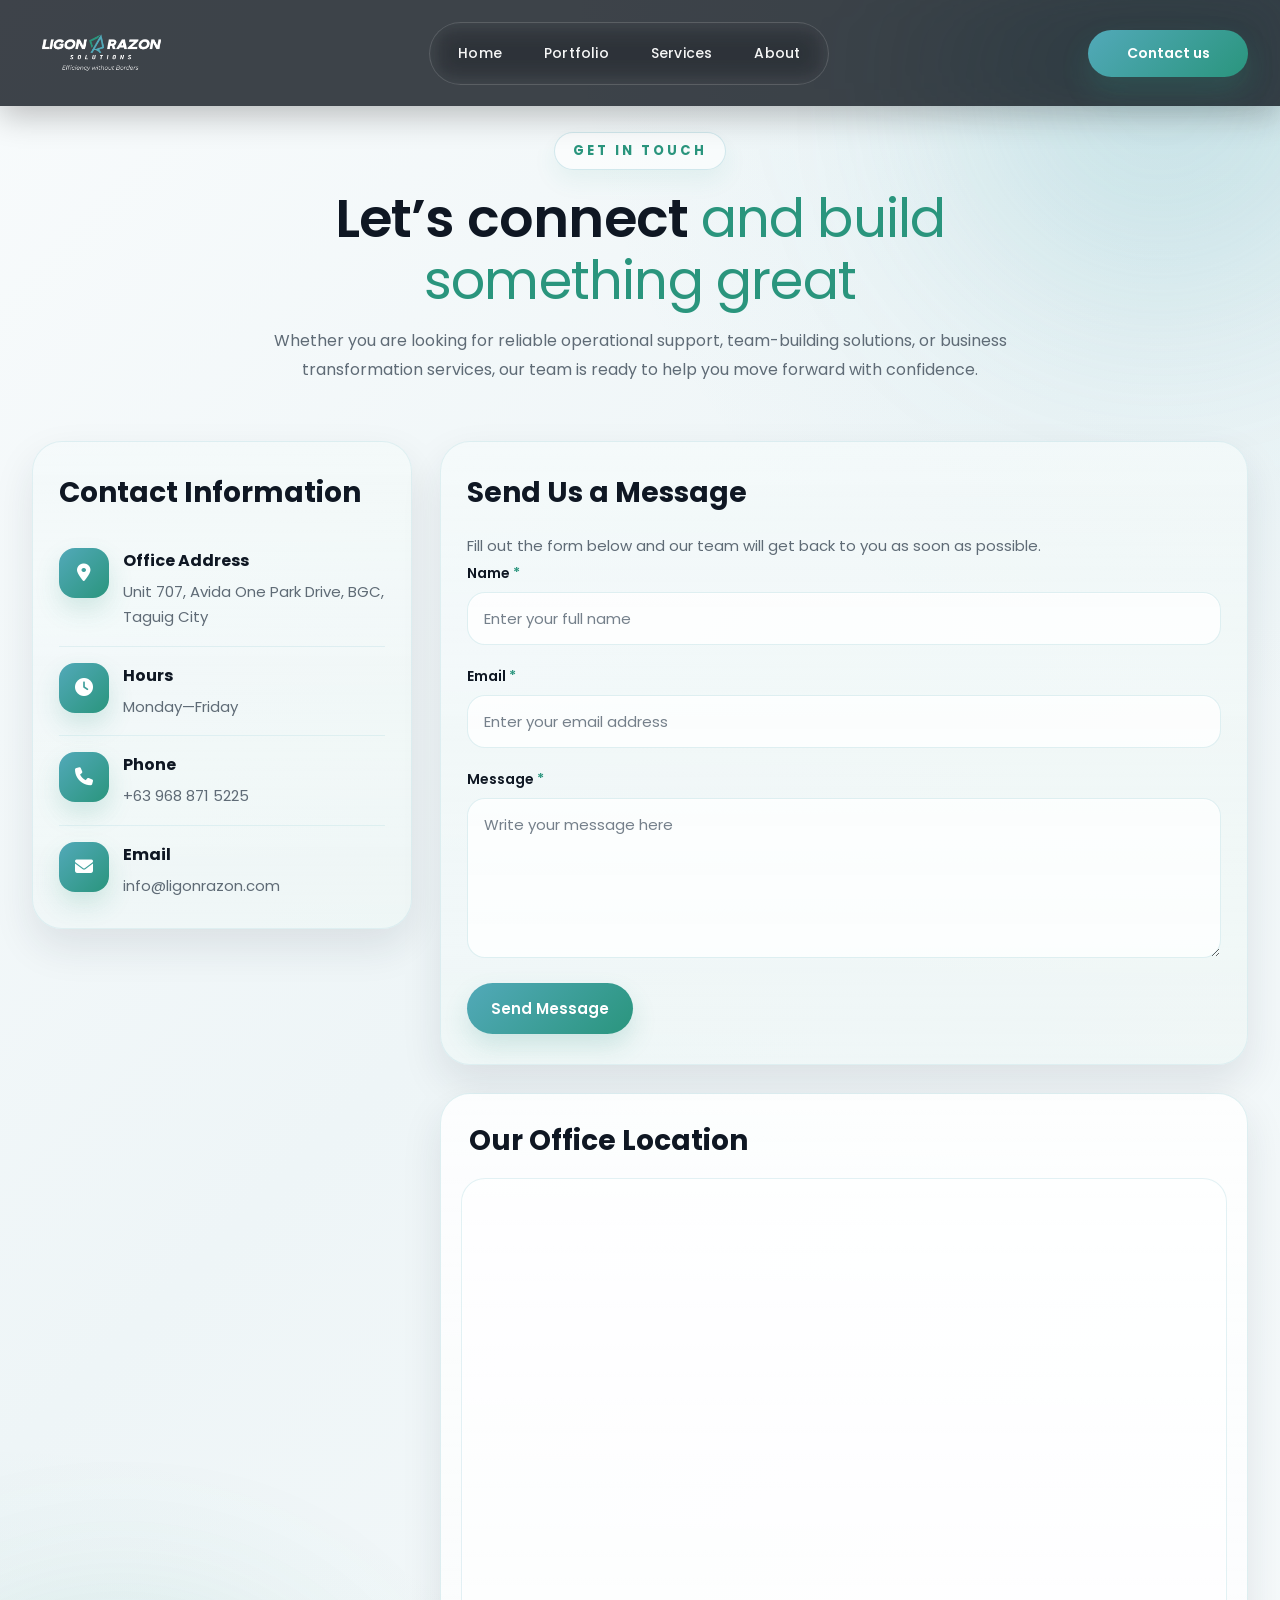
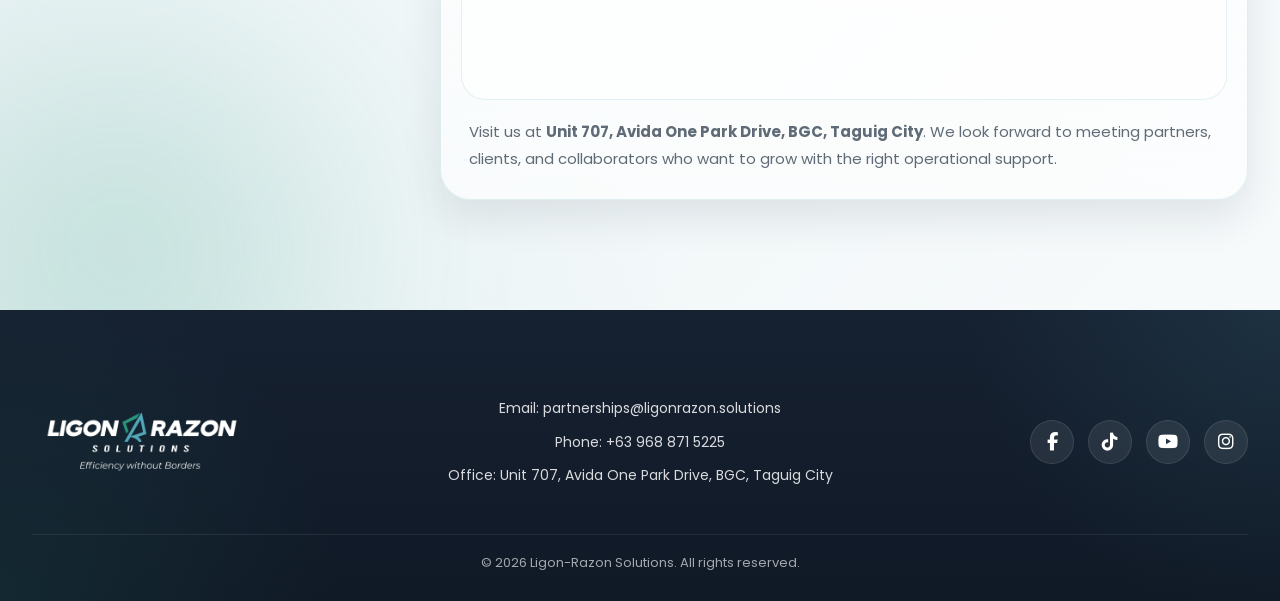
<file: contact.html>
<!DOCTYPE html>
<html lang="en">
<head>
<meta charset="UTF-8">
<meta name="viewport" content="width=device-width, initial-scale=1.0">
<title>Ligon-Razon Solutions – Contact</title>

<link rel="icon" type="image/png" href="images/favicon.png">
<link rel="shortcut icon" href="images/favicon.png" type="image/png">
<link rel="apple-touch-icon" href="images/favicon.png">

<link rel="preconnect" href="https://fonts.googleapis.com">
<link rel="preconnect" href="https://fonts.gstatic.com" crossorigin>
<link rel="stylesheet" href="style.css">
<link href="https://fonts.googleapis.com/css2?family=Poppins:wght@300;400;500;600;700&display=swap" rel="stylesheet">
<link rel="stylesheet" href="https://cdnjs.cloudflare.com/ajax/libs/font-awesome/6.4.0/css/all.min.css">
</head>
<body>

<header class="header inner-header" id="header">
  <div class="container">
    <nav class="navbar">
      <div class="logo">
        <img src="images/logo.png" alt="Ligon-Razon Solutions">
      </div>

      <div class="menu-toggle" id="menuToggle">☰</div>

      <div class="nav-container" id="navContainer">
        <ul class="nav-links">
          <li><a href="index.html">Home</a></li>
          <li><a href="portfolio.html">Portfolio</a></li>
          <li><a href="services.html">Services</a></li>
          <li><a href="about.html">About</a></li>
          <li class="mobile-contact-item">
            <a href="contact.html" class="mobile-contact-btn">Contact us</a>
          </li>
        </ul>
      </div>

      <a href="contact.html" class="contact-btn">Contact us</a>
    </nav>
  </div>
</header>

<div class="nav-overlay" id="navOverlay"></div>

<main class="page-shell">
  <section class="section-space">
    <div class="container">

      <div class="page-intro fade-up">
        <span class="eyebrow">get in touch</span>
        <h1>Let’s connect <span>and build something great</span></h1>
        <p>Whether you are looking for reliable operational support, team-building solutions, or business transformation services, our team is ready to help you move forward with confidence.</p>
      </div>

      <div class="contact-grid">
        <div class="contact-info-card glass-card fade-up">
          <h2>Contact Information</h2>

          <div class="info-item">
            <div class="info-icon"><i class="fas fa-location-dot"></i></div>
            <div class="info-text">
              <h3>Office Address</h3>
              <p>Unit 707, Avida One Park Drive, BGC, Taguig City</p>
            </div>
          </div>

          <div class="info-item">
            <div class="info-icon"><i class="fas fa-clock"></i></div>
            <div class="info-text">
              <h3>Hours</h3>
              <p>Monday—Friday</p>
            </div>
          </div>

          <div class="info-item">
            <div class="info-icon"><i class="fas fa-phone"></i></div>
            <div class="info-text">
              <h3>Phone</h3>
              <a href="tel:+639688715225">+63 968 871 5225</a>
            </div>
          </div>

          <div class="info-item">
            <div class="info-icon"><i class="fas fa-envelope"></i></div>
            <div class="info-text">
              <h3>Email</h3>
              <a href="mailto:info@ligonrazon.com">info@ligonrazon.com</a>
            </div>
          </div>
        </div>

        <div class="right-stack">
          <div class="contact-form-card glass-card fade-up">
            <h2>Send Us a Message</h2>
            <p>Fill out the form below and our team will get back to you as soon as possible.</p>

            <form
              class="contact-form"
              id="contactForm"
              name="contact"
              method="POST"
              data-netlify="true"
              netlify-honeypot="bot-field"
            >
              <input type="hidden" name="form-name" value="contact">

              <p style="display:none;">
                <label>Don’t fill this out if you're human: <input name="bot-field"></label>
              </p>

              <div class="form-group">
                <label for="name">Name <span class="required-mark">*</span></label>
                <input type="text" id="name" name="name" placeholder="Enter your full name" required>
              </div>

              <div class="form-group">
                <label for="email">Email <span class="required-mark">*</span></label>
                <input type="email" id="email" name="email" placeholder="Enter your email address" required>
              </div>

              <div class="form-group">
                <label for="message">Message <span class="required-mark">*</span></label>
                <textarea id="message" name="message" placeholder="Write your message here" required></textarea>
              </div>

              <button type="submit" class="submit-btn">Send Message</button>
            </form>

            <p id="formStatus" style="margin-top:14px; display:none; font-weight:500;"></p>
          </div>

          <div class="map-card glass-card fade-up">
            <h2>Our Office Location</h2>
            <div class="map-frame-wrap">
              <iframe src="https://www.google.com/maps/embed?pb=!1m18!1m12!1m3!1d965.4387839315124!2d121.05273014510381!3d14.555990482074249!2m3!1f0!2f0!3f0!3m2!1i1024!2i768!4f13.1!3m3!1m2!1s0x3397c8f45583e559%3A0x2628816a4731720b!2sOne%20Park%20Drive!5e0!3m2!1sen!2sph!4v1774950852880!5m2!1sen!2sph" allowfullscreen="" loading="lazy" referrerpolicy="no-referrer-when-downgrade"></iframe>
            </div>
            <div class="map-note">
              Visit us at <strong>Unit 707, Avida One Park Drive, BGC, Taguig City</strong>. We look forward to meeting partners, clients, and collaborators who want to grow with the right operational support.
            </div>
          </div>
        </div>
      </div>

    </div>
  </section>
</main>

<footer class="footer">
  <div class="container">
    <div class="footer-content">
      <div class="footer-logo">
        <img src="images/logo.png" alt="Ligon-Razon Solutions">
      </div>

      <div class="footer-contact">
        <p>Email: <a href="mailto:partnerships@ligonrazon.solutions">partnerships@ligonrazon.solutions</a></p>
        <p>Phone: <a href="tel:+639688715225">+63 968 871 5225</a></p>
        <p>Office: Unit 707, Avida One Park Drive, BGC, Taguig City</p>
      </div>

      <div class="footer-social">
        <a href="https://www.facebook.com/ligonrazon.solutions" target="_blank" aria-label="Facebook"><i class="fab fa-facebook-f"></i></a>
        <a href="https://www.tiktok.com/@ligonrazon.solutions?" target="_blank" aria-label="TikTok"><i class="fab fa-tiktok"></i></a>
        <a href="https://www.youtube.com/@TheVirtualBreakroom" target="_blank" aria-label="YouTube"><i class="fab fa-youtube"></i></a>
        <a href="https://www.instagram.com/ligonrazon.solutions" target="_blank" aria-label="Instagram"><i class="fab fa-instagram"></i></a>
      </div>
    </div>

    <p class="footer-copyright">© 2026 Ligon-Razon Solutions. All rights reserved.</p>
  </div>
</footer>

<!-- Hidden Netlify fallback form -->
<form name="contact" data-netlify="true" netlify-honeypot="bot-field" hidden>
  <input type="text" name="name">
  <input type="email" name="email">
  <textarea name="message"></textarea>
</form>

<script>
(function() {
  const toggle = document.getElementById("menuToggle");
  const nav = document.getElementById("navContainer");
  const overlay = document.getElementById("navOverlay");
  const form = document.getElementById("contactForm");
  const formStatus = document.getElementById("formStatus");

  function closeMenu() {
    nav.classList.remove("show");
    overlay.classList.remove("show");
    document.body.style.overflow = "";
  }

  function openMenu() {
    nav.classList.add("show");
    overlay.classList.add("show");
    document.body.style.overflow = "hidden";
  }

  toggle.onclick = () => {
    if (nav.classList.contains("show")) {
      closeMenu();
    } else {
      openMenu();
    }
  };

  overlay.onclick = closeMenu;

  document.querySelectorAll(".nav-links a").forEach(link => {
    link.addEventListener("click", closeMenu);
  });

  const faders = document.querySelectorAll(".fade-up");
  const observer = new IntersectionObserver(entries => {
    entries.forEach(entry => {
      if (entry.isIntersecting) {
        entry.target.classList.add("appear");
      }
    });
  }, { threshold: 0.15 });

  faders.forEach(el => observer.observe(el));

  function encode(data) {
    return Object.keys(data)
      .map(key => encodeURIComponent(key) + "=" + encodeURIComponent(data[key]))
      .join("&");
  }

  form.addEventListener("submit", function(e) {
    e.preventDefault();

    const submitBtn = form.querySelector(".submit-btn");
    submitBtn.disabled = true;
    submitBtn.textContent = "Sending...";

    const formData = new FormData(form);
    const plainData = {};
    formData.forEach((value, key) => {
      plainData[key] = value;
    });

    fetch("/", {
      method: "POST",
      headers: { "Content-Type": "application/x-www-form-urlencoded" },
      body: encode(plainData)
    })
    .then(() => {
      formStatus.style.display = "block";
      formStatus.style.color = "#2e7d32";
      formStatus.textContent = "Your message has been sent successfully.";
      form.reset();
    })
    .catch(() => {
      formStatus.style.display = "block";
      formStatus.style.color = "#d32f2f";
      formStatus.textContent = "There was an error sending your message. Please try again.";
    })
    .finally(() => {
      submitBtn.disabled = false;
      submitBtn.textContent = "Send Message";
    });
  });
})();
</script>

<form name="contact" data-netlify="true" hidden>
  <input type="text" name="name">
  <input type="email" name="email">
  <textarea name="message"></textarea>
</form>

</body>
</html>
</file>
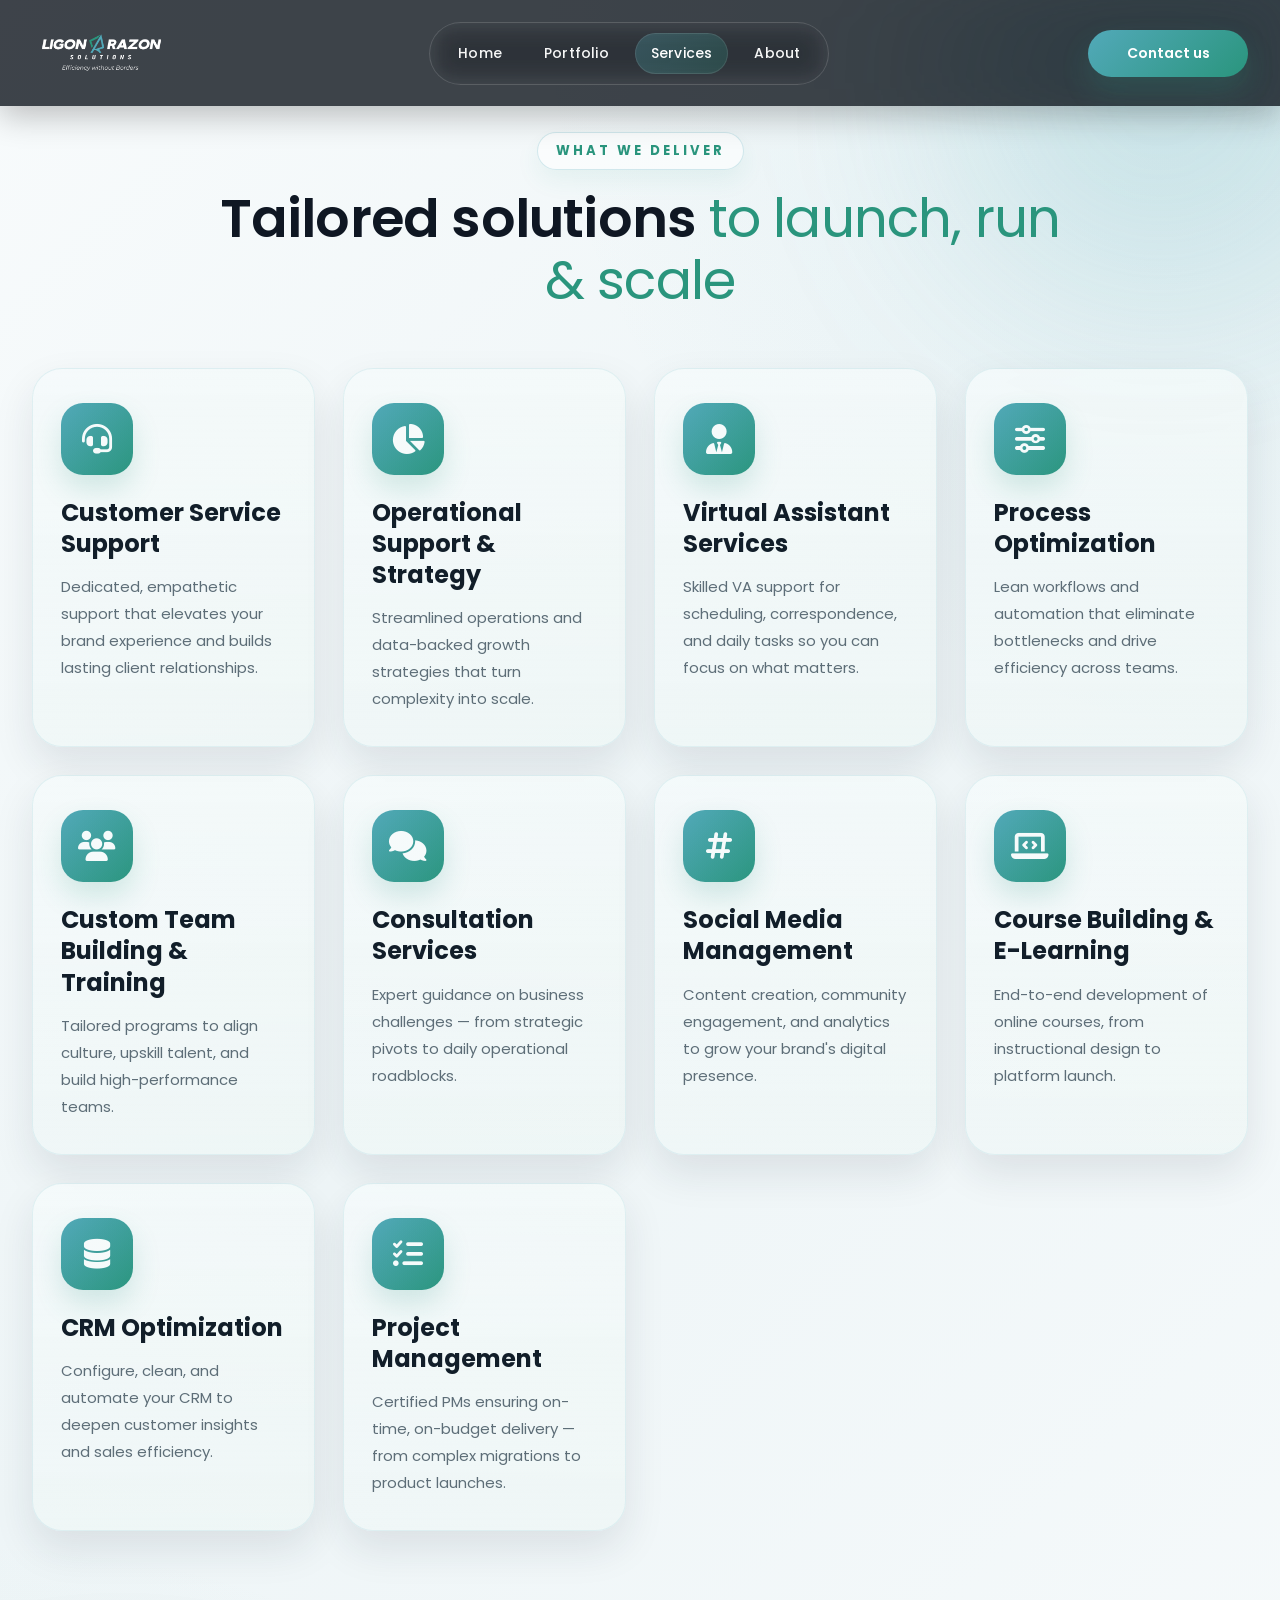
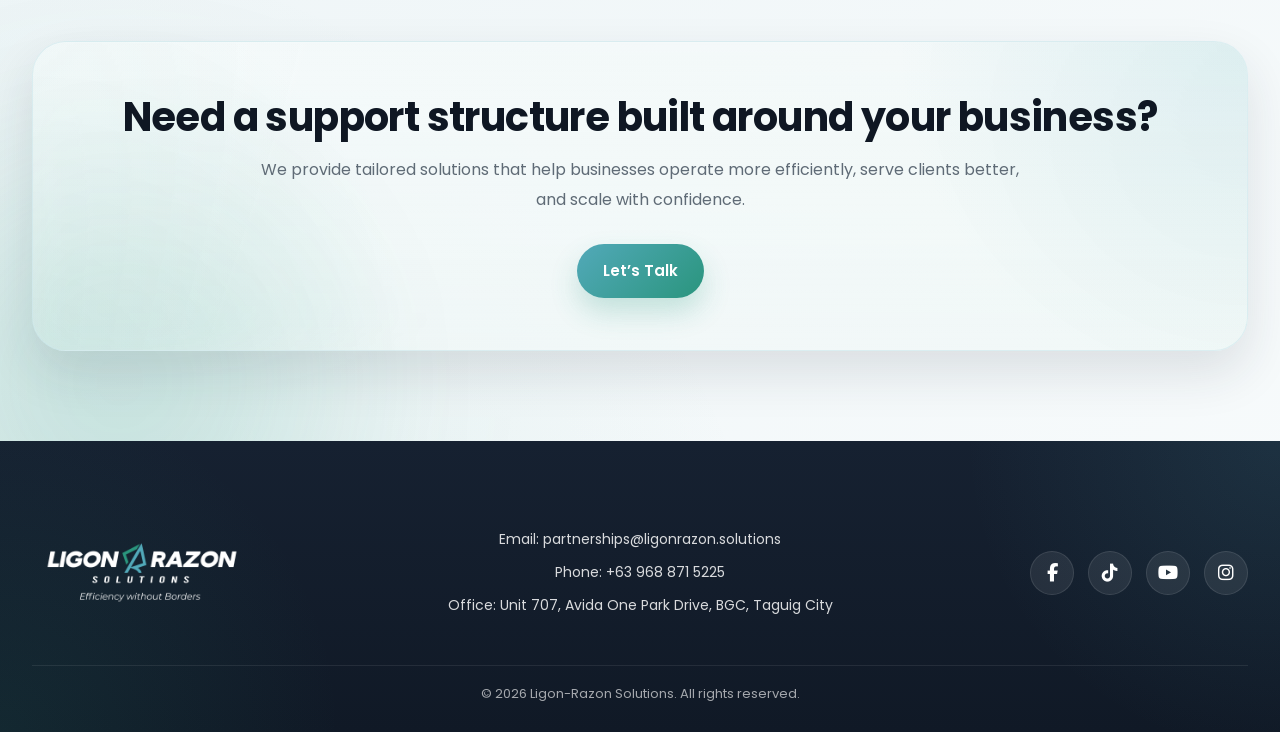
<file: services.html>
<!DOCTYPE html>
<html lang="en">
<head>
<meta charset="UTF-8">
<meta name="viewport" content="width=device-width, initial-scale=1.0">
<title>Ligon-Razon Solutions – Services</title>

<link rel="icon" type="image/png" href="images/favicon.png">
<link rel="shortcut icon" href="images/favicon.png" type="image/png">
<link rel="apple-touch-icon" href="images/favicon.png">

<link rel="preconnect" href="https://fonts.googleapis.com">
<link rel="preconnect" href="https://fonts.gstatic.com" crossorigin>
<link rel="stylesheet" href="style.css">
<link href="https://fonts.googleapis.com/css2?family=Poppins:wght@300;400;500;600;700&display=swap" rel="stylesheet">
<link rel="stylesheet" href="https://cdnjs.cloudflare.com/ajax/libs/font-awesome/6.4.0/css/all.min.css">
</head>
<body>

<header class="header inner-header" id="header">
  <div class="container">
    <nav class="navbar">
      <div class="logo">
        <img src="images/logo.png" alt="Ligon-Razon Solutions">
      </div>

      <div class="menu-toggle" id="menuToggle">☰</div>

      <div class="nav-container" id="navContainer">
        <ul class="nav-links">
          <li><a href="index.html">Home</a></li>
          <li><a href="portfolio.html">Portfolio</a></li>
          <li><a class="active" href="services.html">Services</a></li>
          <li><a href="about.html">About</a></li>
          <li class="mobile-contact-item"><a href="contact.html" class="mobile-contact-btn">Contact us</a></li>
        </ul>
      </div>

      <a href="contact.html" class="contact-btn">Contact us</a>
    </nav>
  </div>
</header>

<div class="nav-overlay" id="navOverlay"></div>

<main class="page-shell">
  <section class="section-space">
    <div class="container">

      <div class="section-intro fade-up">
        <span class="eyebrow">what we deliver</span>
        <h2>Tailored solutions <span>to launch, run &amp; scale</span></h2>
      </div>

      <div class="services-grid">
        <div class="service-card glass-card fade-up">
          <div class="icon"><i class="fas fa-headset"></i></div>
          <h3>Customer Service Support</h3>
          <p>Dedicated, empathetic support that elevates your brand experience and builds lasting client relationships.</p>
        </div>

        <div class="service-card glass-card fade-up">
          <div class="icon"><i class="fas fa-chart-pie"></i></div>
          <h3>Operational Support &amp; Strategy</h3>
          <p>Streamlined operations and data-backed growth strategies that turn complexity into scale.</p>
        </div>

        <div class="service-card glass-card fade-up">
          <div class="icon"><i class="fas fa-user-tie"></i></div>
          <h3>Virtual Assistant Services</h3>
          <p>Skilled VA support for scheduling, correspondence, and daily tasks so you can focus on what matters.</p>
        </div>

        <div class="service-card glass-card fade-up">
          <div class="icon"><i class="fas fa-sliders-h"></i></div>
          <h3>Process Optimization</h3>
          <p>Lean workflows and automation that eliminate bottlenecks and drive efficiency across teams.</p>
        </div>

        <div class="service-card glass-card fade-up">
          <div class="icon"><i class="fas fa-users"></i></div>
          <h3>Custom Team Building &amp; Training</h3>
          <p>Tailored programs to align culture, upskill talent, and build high-performance teams.</p>
        </div>

        <div class="service-card glass-card fade-up">
          <div class="icon"><i class="fas fa-comments"></i></div>
          <h3>Consultation Services</h3>
          <p>Expert guidance on business challenges — from strategic pivots to daily operational roadblocks.</p>
        </div>

        <div class="service-card glass-card fade-up">
          <div class="icon"><i class="fas fa-hashtag"></i></div>
          <h3>Social Media Management</h3>
          <p>Content creation, community engagement, and analytics to grow your brand's digital presence.</p>
        </div>

        <div class="service-card glass-card fade-up">
          <div class="icon"><i class="fas fa-laptop-code"></i></div>
          <h3>Course Building &amp; E-Learning</h3>
          <p>End-to-end development of online courses, from instructional design to platform launch.</p>
        </div>

        <div class="service-card glass-card fade-up">
          <div class="icon"><i class="fas fa-database"></i></div>
          <h3>CRM Optimization</h3>
          <p>Configure, clean, and automate your CRM to deepen customer insights and sales efficiency.</p>
        </div>

        <div class="service-card glass-card fade-up">
          <div class="icon"><i class="fas fa-tasks"></i></div>
          <h3>Project Management</h3>
          <p>Certified PMs ensuring on-time, on-budget delivery — from complex migrations to product launches.</p>
        </div>
      </div>

    </div>
  </section>

  <section class="cta-section">
    <div class="container">
      <div class="cta-card glass-card fade-up">
        <h2>Need a support structure built around your business?</h2>
        <p>We provide tailored solutions that help businesses operate more efficiently, serve clients better, and scale with confidence.</p>
        <div class="cta-actions">
          <a href="contact.html" class="cta-btn">Let’s Talk</a>
        </div>
      </div>
    </div>
  </section>
</main>

<footer class="footer">
  <div class="container">
    <div class="footer-content">
      <div class="footer-logo">
        <img src="images/logo.png" alt="Ligon-Razon Solutions">
      </div>

      <div class="footer-contact">
        <p>Email: <a href="mailto:partnerships@ligonrazon.solutions">partnerships@ligonrazon.solutions</a></p>
        <p>Phone: <a href="tel:+639688715225">+63 968 871 5225</a></p>
        <p>Office: Unit 707, Avida One Park Drive, BGC, Taguig City</p>
      </div>

      <div class="footer-social">
        <a href="https://www.facebook.com/ligonrazon.solutions" target="_blank" aria-label="Facebook"><i class="fab fa-facebook-f"></i></a>
        <a href="https://www.tiktok.com/@ligonrazon.solutions?" target="_blank" aria-label="TikTok"><i class="fab fa-tiktok"></i></a>
        <a href="https://www.youtube.com/@TheVirtualBreakroom" target="_blank" aria-label="YouTube"><i class="fab fa-youtube"></i></a>
        <a href="https://www.instagram.com/ligonrazon.solutions" target="_blank" aria-label="Instagram"><i class="fab fa-instagram"></i></a>
      </div>
    </div>

    <p class="footer-copyright">© 2026 Ligon-Razon Solutions. All rights reserved.</p>
  </div>
</footer>

<script>
(function() {
  const toggle = document.getElementById("menuToggle");
  const nav = document.getElementById("navContainer");
  const overlay = document.getElementById("navOverlay");

  function closeMenu() {
    nav.classList.remove("show");
    overlay.classList.remove("show");
    document.body.style.overflow = "";
  }

  function openMenu() {
    nav.classList.add("show");
    overlay.classList.add("show");
    document.body.style.overflow = "hidden";
  }

  toggle.onclick = () => {
    if (nav.classList.contains("show")) {
      closeMenu();
    } else {
      openMenu();
    }
  };

  overlay.onclick = closeMenu;

  document.querySelectorAll(".nav-links a").forEach(link => {
    link.addEventListener("click", closeMenu);
  });

  const faders = document.querySelectorAll(".fade-up");
  const observer = new IntersectionObserver(entries => {
    entries.forEach(entry => {
      if (entry.isIntersecting) {
        entry.target.classList.add("appear");
      }
    });
  }, { threshold: 0.15 });

  faders.forEach(el => observer.observe(el));
})();
</script>

</body>
</html>
</file>
<file: style.css>
/* ==========================
   ROOT / GLOBAL
========================== */
:root {
  --bg-main: #f5f8fa;
  --bg-soft: #edf5f7;
  --text-main: #1f2937;
  --text-soft: #5f6b76;
  --white: #ffffff;

  --brand-dark: #222b3c;
  --brand-green: #2a957d;
  --brand-teal: #52a9b9;
  --brand-light: #f2ede7;

  --glass-border: rgba(82, 169, 185, 0.18);
  --glass-shadow: 0 18px 40px rgba(34, 43, 60, 0.10);

  --radius-xl: 32px;
  --radius-lg: 24px;
  --radius-md: 18px;
  --radius-pill: 999px;

  --container: 1240px;
  --transition: 0.32s ease;
}

* {
  margin: 0;
  padding: 0;
  box-sizing: border-box;
  font-family: 'Poppins', sans-serif;
}

html {
  scroll-behavior: smooth;
}

body {
  background:
    radial-gradient(circle at top right, rgba(82, 169, 185, 0.10), transparent 28%),
    radial-gradient(circle at bottom left, rgba(42, 149, 125, 0.10), transparent 30%),
    linear-gradient(135deg, #f8fbfc 0%, #eef5f7 42%, #f8fbfc 100%);
  color: var(--text-main);
  overflow-x: hidden;
  min-height: 100vh;
  opacity: 0;
  animation: pageFade 0.7s ease forwards;
}

@keyframes pageFade {
  from { opacity: 0; }
  to { opacity: 1; }
}

*,
a,
button,
div {
  -webkit-tap-highlight-color: transparent;
  -webkit-touch-callout: none;
  outline: none !important;
}

img {
  max-width: 100%;
  display: block;
}

a {
  color: inherit;
}

button,
input,
textarea {
  font: inherit;
}

.page-shell {
  position: relative;
  overflow: hidden;
}

.page-shell::before,
.page-shell::after {
  content: "";
  position: absolute;
  border-radius: 50%;
  filter: blur(100px);
  pointer-events: none;
  z-index: 0;
}

.page-shell::before {
  width: 420px;
  height: 420px;
  top: -120px;
  right: -90px;
  background: rgba(82, 169, 185, 0.18);
}

.page-shell::after {
  width: 400px;
  height: 400px;
  bottom: -140px;
  left: -80px;
  background: rgba(42, 149, 125, 0.16);
}

.container {
  width: min(var(--container), calc(100% - 64px));
  margin: 0 auto;
  position: relative;
  z-index: 2;
}

.section-space {
  padding: 132px 0 110px;
}

.glass-card,
.glass-block {
  background: linear-gradient(180deg, rgba(255, 255, 255, 0.82), rgba(255, 255, 255, 0.62));
  border: 1px solid var(--glass-border);
  backdrop-filter: blur(18px);
  -webkit-backdrop-filter: blur(18px);
  box-shadow: var(--glass-shadow);
}

.fade-up {
  opacity: 0;
  transform: translateY(36px);
  transition: opacity 0.8s ease, transform 0.8s ease;
}

.fade-up.appear {
  opacity: 1;
  transform: translateY(0);
}

/* ==========================
   HEADER
========================== */
.header {
  position: fixed !important;
  top: 0;
  left: 0;
  width: 100%;
  z-index: 99999;
  padding: 14px 0;
  transition: padding var(--transition), background var(--transition), box-shadow var(--transition);
  transform: translateZ(0);
  backface-visibility: hidden;
}

.header::before {
  content: "";
  position: absolute;
  inset: 0;
  background: rgba(10, 16, 24, 0.82);
  backdrop-filter: blur(18px);
  -webkit-backdrop-filter: blur(18px);
  box-shadow: 0 10px 30px rgba(0, 0, 0, 0.22);
  opacity: 1;
  transition: opacity var(--transition), background var(--transition), box-shadow var(--transition), backdrop-filter var(--transition);
  transform: translateZ(0);
  will-change: opacity, backdrop-filter;
  backface-visibility: hidden;
}

.header.home-header::before {
  opacity: 0;
  background: transparent;
  box-shadow: none;
  backdrop-filter: none;
  -webkit-backdrop-filter: none;
}

.header.home-header.shrink::before {
  opacity: 1;
  background: rgba(10, 16, 24, 0.78);
  box-shadow: 0 10px 30px rgba(0, 0, 0, 0.24);
  backdrop-filter: blur(18px);
  -webkit-backdrop-filter: blur(18px);
}

.header.inner-header::before {
  opacity: 1;
  background: rgba(10, 16, 24, 0.78);
  box-shadow: 0 10px 30px rgba(0, 0, 0, 0.24);
  backdrop-filter: blur(18px);
  -webkit-backdrop-filter: blur(18px);
}

.header .container {
  position: relative;
  z-index: 2;
}

.navbar {
  display: grid;
  grid-template-columns: auto 1fr auto;
  align-items: center;
  gap: 24px;
}

.logo {
  display: flex;
  align-items: center;
}

.logo img {
  height: 78px;
  width: auto;
  transition: height var(--transition), transform var(--transition), filter var(--transition);
}

.logo img:hover {
  transform: scale(1.03);
  filter: brightness(1.03);
}

.header.home-header .logo img {
  height: 118px;
}

.header.home-header.shrink .logo img,
.header.inner-header .logo img {
  height: 78px;
}

.nav-container {
  display: flex;
  justify-content: center;
}

.nav-links {
  list-style: none;
  display: flex;
  align-items: center;
  gap: 10px;
  padding: 10px 12px;
  border-radius: var(--radius-pill);
  background: rgba(255, 255, 255, 0.10);
  border: 1px solid rgba(255, 255, 255, 0.14);
  backdrop-filter: blur(14px);
  -webkit-backdrop-filter: blur(14px);
  transform: translateZ(0);
  backface-visibility: hidden;
}

.nav-links li:not(.mobile-contact-item) {
  display: flex;
  align-items: center;
}

.nav-links a {
  text-decoration: none;
  color: rgba(255, 255, 255, 0.96);
  font-size: 14px;
  font-weight: 500;
  letter-spacing: 0.2px;
  padding: 10px 16px;
  border-radius: var(--radius-pill);
  transition: background var(--transition), color var(--transition), transform var(--transition), opacity var(--transition);
}

.nav-links a:hover {
  background: rgba(255, 255, 255, 0.10);
  transform: translateY(-1px);
}

.nav-links a.active {
  background: linear-gradient(135deg, rgba(82, 169, 185, 0.28), rgba(42, 149, 125, 0.24));
  color: var(--white);
  box-shadow: inset 0 0 0 1px rgba(255,255,255,0.10);
}

.contact-btn {
  justify-self: end;
  display: inline-flex;
  align-items: center;
  justify-content: center;
  gap: 10px;
  text-decoration: none;
  border-radius: var(--radius-pill);
  padding: 13px 22px;
  min-width: 160px;
  background: linear-gradient(135deg, var(--brand-teal), var(--brand-green));
  color: var(--white);
  font-size: 14px;
  font-weight: 600;
  box-shadow: 0 14px 28px rgba(42, 149, 125, 0.22);
  transition: transform var(--transition), box-shadow var(--transition), opacity var(--transition);
}

.contact-btn:hover {
  transform: translateY(-2px);
  box-shadow: 0 18px 34px rgba(42, 149, 125, 0.28);
}

.menu-toggle {
  display: none;
  color: var(--white);
  font-size: 29px;
  line-height: 1;
  cursor: pointer;
  user-select: none;
  z-index: 1301;
}

.nav-overlay {
  display: none;
}

.mobile-contact-item {
  display: none;
}

/* ==========================
   FOOTER
========================== */
.footer {
  position: relative;
  background: linear-gradient(180deg, #162131 0%, #101926 100%);
  color: var(--white);
  padding: 70px 0 28px;
  overflow: hidden;
}

.footer::before {
  content: "";
  position: absolute;
  inset: 0;
  background:
    radial-gradient(circle at top right, rgba(82, 169, 185, 0.12), transparent 24%),
    radial-gradient(circle at bottom left, rgba(42, 149, 125, 0.12), transparent 26%);
  pointer-events: none;
}

.footer .container {
  position: relative;
  z-index: 1;
}

.footer-content {
  position: relative;
  display: flex;
  align-items: center;
  justify-content: space-between;
  min-height: 124px;
  margin-bottom: 30px;
}

.footer-logo {
  display: flex;
  align-items: center;
  z-index: 1;
}

.footer-logo img {
  height: 124px;
  width: auto;
}

.footer-contact {
  position: absolute;
  left: 50%;
  transform: translateX(-50%);
  display: flex;
  flex-direction: column;
  gap: 8px;
  align-items: center;
  text-align: center;
  width: max-content;
  max-width: 90%;
}

.footer-contact p,
.footer-contact a {
  font-size: 14px;
  line-height: 1.8;
  color: rgba(255,255,255,0.84);
  text-decoration: none;
}

.footer-contact a:hover {
  color: var(--white);
}

.footer-social {
  display: flex;
  align-items: center;
  justify-content: flex-end;
  gap: 14px;
  z-index: 1;
}

.footer-social a {
  width: 44px;
  height: 44px;
  border-radius: 50%;
  display: inline-flex;
  align-items: center;
  justify-content: center;
  color: var(--white);
  font-size: 18px;
  text-decoration: none;
  background: rgba(255,255,255,0.08);
  border: 1px solid rgba(255,255,255,0.10);
  transition: transform var(--transition), background var(--transition), border-color var(--transition);
}

.footer-social a:hover {
  transform: translateY(-2px);
  background: rgba(82, 169, 185, 0.18);
  border-color: rgba(82, 169, 185, 0.30);
}

.footer-copyright {
  text-align: center;
  font-size: 13px;
  color: rgba(255,255,255,0.62);
  border-top: 1px solid rgba(255,255,255,0.08);
  padding-top: 18px;
}

@media (max-width: 1200px) {
  .footer-content {
    flex-direction: column;
    justify-content: center;
    gap: 24px;
    min-height: auto;
  }

  .footer-contact {
    position: static;
    left: auto;
    transform: none;
    width: 100%;
    max-width: 100%;
  }

  .footer-social {
    justify-content: center;
  }
}

@media (max-width: 900px) {
  .footer-content {
    text-align: center;
  }

  .footer-logo,
  .footer-social {
    justify-content: center;
  }

  .footer-contact {
    align-items: center;
    text-align: center;
  }
}

@media (max-width: 700px) {
  .footer-logo img {
    height: 100px;
  }
}

/* ==========================
   PAGE INTRO
========================== */
.page-intro,
.section-intro {
  text-align: center;
  margin-bottom: 56px;
  position: relative;
  z-index: 2;
}

.eyebrow {
  display: inline-block;
  margin-bottom: 18px;
  padding: 8px 18px;
  border-radius: var(--radius-pill);
  font-size: 0.82rem;
  font-weight: 700;
  text-transform: uppercase;
  letter-spacing: 3px;
  color: var(--brand-green);
  background: rgba(255, 255, 255, 0.56);
  border: 1px solid rgba(82, 169, 185, 0.24);
  backdrop-filter: blur(12px);
  -webkit-backdrop-filter: blur(12px);
  box-shadow: 0 10px 24px rgba(42, 149, 125, 0.08);
}

.page-intro h1,
.section-intro h2 {
  font-size: clamp(34px, 4.2vw, 54px);
  font-weight: 600;
  line-height: 1.15;
  color: #0f1723;
  max-width: 860px;
  margin: 0 auto 14px;
  letter-spacing: -0.8px;
}

.page-intro h1 span,
.section-intro h2 span {
  color: var(--brand-green);
  font-weight: 400;
}

.page-intro p,
.section-intro p {
  max-width: 820px;
  margin: 0 auto;
  font-size: 16px;
  line-height: 1.85;
  color: var(--text-soft);
}

/* ==========================
   HERO
========================== */
.hero {
  position: relative;
  min-height: 100vh;
  padding: 180px 0 110px;
  display: flex;
  align-items: flex-end;
  overflow: hidden;
}

.hero-video {
  position: absolute;
  inset: 0;
  width: 100%;
  height: 100%;
  object-fit: cover;
  pointer-events: none;
  z-index: -2;
}

.hero-overlay {
  position: absolute;
  inset: 0;
  background:
    linear-gradient(115deg, rgba(16, 26, 39, 0.84) 0%, rgba(16, 26, 39, 0.60) 35%, rgba(16, 26, 39, 0.22) 75%),
    linear-gradient(to top, rgba(16, 26, 39, 0.35), rgba(16, 26, 39, 0.10));
  z-index: -1;
}

.hero-content {
  max-width: 700px;
  color: var(--white);
}

.hero-badge {
  display: inline-flex;
  align-items: center;
  gap: 10px;
  margin-bottom: 22px;
  padding: 10px 16px;
  border-radius: var(--radius-pill);
  background: rgba(255, 255, 255, 0.10);
  border: 1px solid rgba(255, 255, 255, 0.16);
  backdrop-filter: blur(12px);
  -webkit-backdrop-filter: blur(12px);
  font-size: 13px;
  font-weight: 600;
  letter-spacing: 0.3px;
}

.hero h1 {
  font-size: clamp(42px, 6vw, 74px);
  line-height: 1.05;
  font-weight: 600;
  letter-spacing: -1.6px;
  margin-bottom: 22px;
}

.hero .description {
  max-width: 640px;
  font-size: 18px;
  line-height: 1.8;
  color: rgba(255, 255, 255, 0.92);
  margin-bottom: 34px;
}

.hero-actions {
  display: flex;
  align-items: center;
  flex-wrap: wrap;
  gap: 16px;
}

.start-btn,
.secondary-btn,
.cta-btn,
.jump-btn {
  display: inline-flex;
  align-items: center;
  justify-content: center;
  gap: 10px;
  text-decoration: none;
  min-height: 54px;
  padding: 0 24px;
  border-radius: var(--radius-pill);
  font-size: 15px;
  font-weight: 600;
  transition: transform var(--transition), box-shadow var(--transition), background var(--transition), border-color var(--transition);
}

.start-btn,
.cta-btn {
  background: linear-gradient(135deg, var(--brand-teal), var(--brand-green));
  color: var(--white);
  box-shadow: 0 14px 28px rgba(42, 149, 125, 0.24);
}

.start-btn:hover,
.cta-btn:hover {
  transform: translateY(-2px);
  box-shadow: 0 18px 36px rgba(42, 149, 125, 0.30);
}

.secondary-btn,
.jump-btn {
  color: var(--white);
  background: rgba(255, 255, 255, 0.10);
  border: 1px solid rgba(255, 255, 255, 0.18);
  backdrop-filter: blur(10px);
  -webkit-backdrop-filter: blur(10px);
}

.secondary-btn:hover,
.jump-btn:hover {
  transform: translateY(-2px);
  background: rgba(255, 255, 255, 0.16);
}

/* ==========================
   HOME SECTIONS
========================== */
.stats-section {
  position: relative;
  z-index: 5;
  padding: 34px 0 0;
}

.stats-grid {
  display: grid;
  grid-template-columns: repeat(3, minmax(0, 1fr));
  gap: 24px;
}

.stat-card {
  padding: 28px 24px;
  border-radius: 28px;
  transition: transform var(--transition), box-shadow var(--transition);
}

.stat-card:hover {
  transform: translateY(-6px);
  box-shadow: 0 24px 48px rgba(34, 43, 60, 0.12);
}

.stat-number {
  font-size: 34px;
  font-weight: 700;
  color: var(--brand-green);
  line-height: 1;
  margin-bottom: 12px;
}

.stat-title {
  font-size: 18px;
  font-weight: 600;
  color: #0f1723;
  margin-bottom: 10px;
}

.stat-card p {
  font-size: 15px;
  line-height: 1.8;
  color: var(--text-soft);
}

.home-services-grid {
  display: grid;
  grid-template-columns: repeat(3, minmax(0, 1fr));
  gap: 24px;
}

.home-service-card {
  padding: 30px 24px;
  border-radius: 28px;
  transition: transform var(--transition), box-shadow var(--transition), border-color var(--transition);
}

.home-service-card:hover {
  transform: translateY(-8px);
  box-shadow: 0 24px 50px rgba(42,149,125,0.16);
  border-color: rgba(42,149,125,0.28);
}

.home-service-icon,
.service-card .icon {
  width: 72px;
  height: 72px;
  border-radius: 22px;
  display: flex;
  align-items: center;
  justify-content: center;
  font-size: 30px;
  margin-bottom: 22px;
  color: var(--white);
  background: linear-gradient(135deg, var(--brand-teal), var(--brand-green));
  box-shadow: 0 14px 28px rgba(42,149,125,0.18);
  transition: transform var(--transition), box-shadow var(--transition);
}

.home-service-card:hover .home-service-icon,
.service-card:hover .icon {
  transform: scale(1.05);
  box-shadow: 0 18px 34px rgba(42,149,125,0.24);
}

.home-service-card h3,
.service-card h3 {
  font-size: 24px;
  line-height: 1.3;
  margin-bottom: 14px;
  color: #0f1723;
}

.home-service-card p,
.service-card p {
  font-size: 15px;
  line-height: 1.8;
  color: var(--text-soft);
}

.section-actions {
  display: flex;
  justify-content: center;
  margin-top: 34px;
}

/* ==========================
   ABOUT
========================== */
.story-section,
.info-card,
.contact-info-card,
.contact-form-card,
.category-description,
.service-card {
  position: relative;
  overflow: hidden;
}

.story-section::before,
.info-card::before,
.contact-info-card::before,
.contact-form-card::before,
.category-description::before,
.service-card::before {
  content: "";
  position: absolute;
  inset: 0;
  background: linear-gradient(135deg, rgba(82, 169, 185, 0.05), rgba(42, 149, 125, 0.05));
  pointer-events: none;
}

.story-section {
  padding: 38px 34px;
  margin-bottom: 30px;
}

.story-section p {
  font-size: 16px;
  line-height: 1.9;
  color: var(--text-soft);
  margin-bottom: 18px;
  position: relative;
  z-index: 1;
}

.story-section p:last-child {
  margin-bottom: 0;
}

.dual-grid {
  display: grid;
  grid-template-columns: repeat(2, minmax(0, 1fr));
  gap: 24px;
}

.info-card {
  padding: 32px 28px;
}

.info-card h2,
.contact-info-card h2,
.contact-form-card h2,
.map-card h2,
.hipaa-content h2 {
  font-size: 28px;
  color: #0f1723;
  margin-bottom: 18px;
  position: relative;
  z-index: 1;
}

.info-card p,
.category-description p,
.contact-form-card p,
.hipaa-content p,
.map-note {
  font-size: 15px;
  line-height: 1.85;
  color: var(--text-soft);
  position: relative;
  z-index: 1;
}

.founders-grid {
  display: grid;
  grid-template-columns: repeat(2, minmax(0, 1fr));
  gap: 24px;
  margin-bottom: 38px;
}

.team-grid {
  display: grid;
  grid-template-columns: repeat(4, minmax(0, 1fr));
  gap: 22px;
  margin-bottom: 38px;
}

.section-heading {
  display: inline-flex;
  align-items: center;
  gap: 14px;
  margin: 6px 0 24px;
  padding: 14px 22px;
  border-radius: var(--radius-pill);
  background: rgba(255, 255, 255, 0.62);
  border: 1px solid rgba(82, 169, 185, 0.18);
  backdrop-filter: blur(14px);
  -webkit-backdrop-filter: blur(14px);
  box-shadow: 0 14px 30px rgba(42, 149, 125, 0.08);
  color: #0f1723;
  font-size: 28px;
  font-weight: 600;
}

.section-heading i {
  color: var(--brand-teal);
  font-size: 24px;
}

.person-card {
  overflow: hidden;
  border-radius: 28px;
  background: linear-gradient(180deg, rgba(255,255,255,0.82), rgba(255,255,255,0.62));
  border: 1px solid rgba(82,169,185,0.18);
  backdrop-filter: blur(18px);
  -webkit-backdrop-filter: blur(18px);
  box-shadow: var(--glass-shadow);
  transition: transform var(--transition), box-shadow var(--transition), border-color var(--transition);
}

.person-card:hover {
  transform: translateY(-8px);
  border-color: rgba(42,149,125,0.28);
  box-shadow: 0 24px 50px rgba(42,149,125,0.16);
}

.person-image {
  position: relative;
  aspect-ratio: 4 / 4.4;
  overflow: hidden;
  background: linear-gradient(135deg, rgba(82,169,185,0.12), rgba(42,149,125,0.12));
  border-bottom: 1px solid rgba(82,169,185,0.12);
}

.person-image img {
  width: 100%;
  height: 100%;
  object-fit: cover;
}

.person-image::after {
  content: "";
  position: absolute;
  inset: 0;
  background: linear-gradient(to top, rgba(0, 0, 0, 0.14), rgba(0, 0, 0, 0.03), transparent 48%);
  pointer-events: none;
}

.filename {
  position: absolute;
  left: 12px;
  bottom: 12px;
  z-index: 2;
  max-width: calc(100% - 24px);
  overflow: hidden;
  white-space: nowrap;
  text-overflow: ellipsis;
  padding: 6px 12px;
  border-radius: var(--radius-pill);
  font-size: 11px;
  font-family: monospace;
  letter-spacing: 0.3px;
  color: var(--white);
  background: rgba(0,0,0,0.34);
  border: 1px solid rgba(255,255,255,0.16);
  backdrop-filter: blur(8px);
  -webkit-backdrop-filter: blur(8px);
}

.person-info {
  padding: 18px 18px 20px;
  text-align: center;
}

.person-info h3 {
  font-size: 18px;
  color: #0f1723;
  margin-bottom: 6px;
  line-height: 1.35;
}

.person-info p {
  font-size: 14px;
  color: var(--brand-green);
  font-weight: 500;
}

.hipaa-section {
  display: grid;
  grid-template-columns: 240px 1fr;
  gap: 28px;
  align-items: center;
  padding: 30px;
  border-radius: 30px;
}

.hipaa-logo-box {
  position: relative;
  aspect-ratio: 1 / 1;
  border-radius: 26px;
  overflow: hidden;
  background: linear-gradient(135deg, rgba(82,169,185,0.12), rgba(42,149,125,0.12));
  border: 1px solid rgba(82,169,185,0.14);
  display: flex;
  align-items: center;
  justify-content: center;
}

.hipaa-logo-box img {
  width: 100%;
  height: 100%;
  object-fit: contain;
  padding: 18px;
}

/* ==========================
   SERVICES
========================== */
.services-grid {
  display: grid;
  grid-template-columns: repeat(auto-fill, minmax(280px, 1fr));
  gap: 28px;
}

.service-card {
  padding: 34px 28px;
  border-radius: 30px;
  transition: transform var(--transition), box-shadow var(--transition), border-color var(--transition);
}

.service-card:hover {
  transform: translateY(-8px);
  border-color: rgba(42,149,125,0.28);
  box-shadow: 0 24px 50px rgba(42,149,125,0.16);
}

/* ==========================
   PORTFOLIO
========================== */
.portfolio-jump {
  display: flex;
  flex-wrap: wrap;
  justify-content: center;
  gap: 14px;
  margin: 0 0 38px;
}

.portfolio-jump .jump-btn {
  min-height: 48px;
  padding: 0 18px;
  color: #0f1723;
  background: rgba(255,255,255,0.72);
  border: 1px solid rgba(82,169,185,0.18);
  backdrop-filter: blur(12px);
  -webkit-backdrop-filter: blur(12px);
}

.portfolio-jump .jump-btn:hover {
  background: rgba(255,255,255,0.92);
}

.portfolio-section {
  margin-bottom: 30px;
}

.category-heading {
  display: inline-flex;
  align-items: center;
  gap: 14px;
  margin: 56px 0 22px;
  padding: 14px 22px;
  min-width: 320px;
  border-radius: var(--radius-pill);
  background: rgba(255,255,255,0.62);
  border: 1px solid rgba(82,169,185,0.18);
  backdrop-filter: blur(14px);
  -webkit-backdrop-filter: blur(14px);
  box-shadow: 0 14px 30px rgba(42,149,125,0.08);
  color: #0f1723;
  font-size: 29px;
  font-weight: 600;
}

.category-heading i {
  font-size: 24px;
  color: var(--brand-teal);
}

.category-description {
  margin-bottom: 26px;
  padding: 28px 26px;
  border-radius: 28px;
}

.category-description p {
  margin-bottom: 14px;
}

.category-description strong {
  color: #0f1723;
}

.portfolio-carousel {
  position: relative;
  overflow: hidden;
  border-radius: 32px;
  padding: clamp(20px, 2vw, 34px) clamp(14px, 1.8vw, 30px) 24px;
}

.portfolio-carousel::before {
  content: "";
  position: absolute;
  inset: 0;
  background: linear-gradient(135deg, rgba(82, 169, 185, 0.06), rgba(42, 149, 125, 0.04));
  pointer-events: none;
}

.portfolio-carousel-track {
  position: relative;
  z-index: 1;
  display: flex;
  align-items: stretch;
  gap: clamp(14px, 1.6vw, 24px);
  overflow-x: auto;
  scroll-snap-type: x mandatory;
  scroll-behavior: smooth;
  padding: 6px clamp(18px, 4vw, 92px) 12px;
  scrollbar-width: none;
}

.portfolio-carousel-track::-webkit-scrollbar {
  display: none;
}

.portfolio-slide {
  flex: 0 0 clamp(620px, 68vw, 920px);
  min-width: clamp(620px, 68vw, 920px);
  scroll-snap-align: center;
  border-radius: 28px;
  overflow: hidden;
  background: linear-gradient(180deg, rgba(255,255,255,0.88), rgba(255,255,255,0.70));
  border: 1px solid rgba(82,169,185,0.16);
  box-shadow: 0 18px 40px rgba(34, 43, 60, 0.10);
  opacity: 0.55;
  transform: scale(0.94);
  transition: transform 0.35s ease, opacity 0.35s ease, box-shadow 0.35s ease, border-color 0.35s ease;
  cursor: pointer;
}

.portfolio-slide.active {
  opacity: 1;
  transform: scale(1);
  border-color: rgba(42,149,125,0.24);
  box-shadow: 0 24px 54px rgba(42,149,125,0.14);
}

.portfolio-slide-media {
  position: relative;
  width: 100%;
  height: clamp(300px, 34vw, 520px);
  max-height: 66vh;
  overflow: hidden;
  background: linear-gradient(135deg, rgba(82,169,185,0.12), rgba(42,149,125,0.12));
  border-bottom: 1px solid rgba(82,169,185,0.12);
}

.portfolio-slide-media img {
  width: 100%;
  height: 100%;
  object-fit: cover;
  display: block;
}

.portfolio-slide-media::after {
  content: "";
  position: absolute;
  inset: 0;
  background: linear-gradient(to top, rgba(0,0,0,0.18), rgba(0,0,0,0.04), transparent 45%);
  pointer-events: none;
}

.portfolio-slide-info {
  padding: clamp(16px, 1.4vw, 20px) clamp(16px, 1.6vw, 22px) clamp(18px, 1.8vw, 22px);
}

.portfolio-slide-info h3 {
  font-size: clamp(18px, 1.6vw, 22px);
  line-height: 1.25;
  color: #0f1723;
  margin-bottom: 10px;
}

.portfolio-slide-info p {
  font-size: clamp(13px, 1vw, 15px);
  line-height: 1.8;
  color: var(--text-soft);
}

.carousel-nav {
  position: absolute;
  top: 50%;
  transform: translateY(-62%);
  z-index: 3;
  width: clamp(42px, 3.5vw, 54px);
  height: clamp(42px, 3.5vw, 54px);
  border: none;
  border-radius: 50%;
  background: rgba(255,255,255,0.90);
  color: #0f1723;
  display: inline-flex;
  align-items: center;
  justify-content: center;
  font-size: clamp(14px, 1.2vw, 18px);
  cursor: pointer;
  border: 1px solid rgba(82,169,185,0.16);
  box-shadow: 0 14px 28px rgba(34, 43, 60, 0.12);
  backdrop-filter: blur(12px);
  -webkit-backdrop-filter: blur(12px);
  transition: transform var(--transition), box-shadow var(--transition), background var(--transition), opacity var(--transition);
}

.carousel-nav:hover {
  background: rgba(255,255,255,1);
  box-shadow: 0 18px 34px rgba(34, 43, 60, 0.16);
}

.carousel-nav:disabled {
  opacity: 0.45;
  cursor: not-allowed;
  box-shadow: none;
}

.carousel-prev {
  left: clamp(6px, 0.8vw, 16px);
}

.carousel-next {
  right: clamp(6px, 0.8vw, 16px);
}

.portfolio-carousel-footer {
  position: relative;
  z-index: 1;
  margin-top: 12px;
  display: flex;
  align-items: center;
  justify-content: space-between;
  gap: 18px;
  padding: 0 clamp(8px, 2vw, 32px);
}

.portfolio-carousel-meta {
  display: flex;
  flex-wrap: wrap;
  gap: 10px;
  align-items: center;
}

.portfolio-carousel-current,
.portfolio-carousel-file,
.portfolio-carousel-counter {
  display: inline-flex;
  align-items: center;
  min-height: 38px;
  padding: 0 14px;
  border-radius: var(--radius-pill);
  background: rgba(255,255,255,0.78);
  border: 1px solid rgba(82,169,185,0.16);
  color: #0f1723;
}

.portfolio-carousel-current {
  font-size: 14px;
  font-weight: 600;
}

.portfolio-carousel-file,
.portfolio-carousel-counter {
  font-size: 12px;
}

.portfolio-carousel-file {
  font-family: monospace;
}

/* ==========================
   CONTACT
========================== */
.contact-grid {
  display: grid;
  grid-template-columns: 380px minmax(0, 1fr);
  gap: 28px;
  align-items: start;
}

.right-stack {
  display: flex;
  flex-direction: column;
  gap: 28px;
}

.contact-info-card,
.contact-form-card {
  padding: 30px 26px;
  border-radius: 30px;
}

.info-item {
  display: flex;
  gap: 14px;
  align-items: flex-start;
  padding: 16px 0;
  border-bottom: 1px solid rgba(82,169,185,0.12);
  position: relative;
  z-index: 1;
}

.info-item:last-child {
  border-bottom: none;
  padding-bottom: 0;
}

.info-icon {
  width: 50px;
  height: 50px;
  border-radius: 16px;
  display: flex;
  align-items: center;
  justify-content: center;
  flex-shrink: 0;
  color: var(--white);
  background: linear-gradient(135deg, var(--brand-teal), var(--brand-green));
  box-shadow: 0 12px 24px rgba(42,149,125,0.18);
  font-size: 18px;
}

.info-text h3 {
  font-size: 16px;
  color: #0f1723;
  margin-bottom: 6px;
}

.info-text p,
.info-text a {
  font-size: 15px;
  line-height: 1.7;
  color: var(--text-soft);
  text-decoration: none;
}

.info-text a:hover {
  color: var(--brand-green);
}

.contact-form {
  position: relative;
  z-index: 1;
}

.form-group {
  margin-bottom: 18px;
}

.form-group label {
  display: inline-block;
  margin-bottom: 8px;
  font-size: 14px;
  font-weight: 600;
  color: #0f1723;
}

.required-mark {
  color: var(--brand-green);
}

.form-group input,
.form-group textarea {
  width: 100%;
  border: 1px solid rgba(82,169,185,0.18);
  background: rgba(255,255,255,0.76);
  color: #0f1723;
  border-radius: 18px;
  padding: 14px 16px;
  font-size: 15px;
  outline: none;
  transition: border-color var(--transition), box-shadow var(--transition), background var(--transition);
  box-shadow: inset 0 1px 0 rgba(255,255,255,0.52);
}

.form-group input::placeholder,
.form-group textarea::placeholder {
  color: #75808b;
}

.form-group input:focus,
.form-group textarea:focus {
  border-color: rgba(42,149,125,0.40);
  box-shadow: 0 0 0 4px rgba(82,169,185,0.10);
  background: rgba(255,255,255,0.95);
}

.form-group textarea {
  min-height: 160px;
  resize: vertical;
}

.submit-btn {
  border: none;
  border-radius: var(--radius-pill);
  padding: 14px 24px;
  font-size: 15px;
  font-weight: 600;
  color: var(--white);
  background: linear-gradient(135deg, var(--brand-teal), var(--brand-green));
  cursor: pointer;
  box-shadow: 0 12px 24px rgba(42,149,125,0.18);
  transition: transform var(--transition), box-shadow var(--transition);
}

.submit-btn:hover {
  transform: translateY(-2px);
  box-shadow: 0 16px 28px rgba(42,149,125,0.24);
}

.map-card {
  padding: 20px;
  overflow: hidden;
  border-radius: 30px;
}

.map-card h2 {
  padding: 6px 8px 0;
  margin-bottom: 16px;
}

.map-frame-wrap {
  overflow: hidden;
  border-radius: 24px;
  border: 1px solid rgba(82,169,185,0.16);
  background: rgba(255,255,255,0.54);
  box-shadow: inset 0 0 0 1px rgba(255,255,255,0.18);
}

.map-frame-wrap iframe {
  display: block;
  width: 100%;
  height: 520px;
  border: 0;
}

.map-note {
  padding: 18px 8px 6px;
}

/* ==========================
   CTA
========================== */
.cta-section {
  padding: 0 0 90px;
  position: relative;
  z-index: 2;
}

.cta-card {
  position: relative;
  overflow: hidden;
  padding: 52px 44px;
  border-radius: 34px;
  text-align: center;
  background:
    linear-gradient(180deg, rgba(255, 255, 255, 0.86), rgba(255, 255, 255, 0.68));
  border: 1px solid rgba(82, 169, 185, 0.20);
  backdrop-filter: blur(20px);
  -webkit-backdrop-filter: blur(20px);
  box-shadow:
    0 22px 50px rgba(34, 43, 60, 0.12),
    inset 0 1px 0 rgba(255,255,255,0.55);
}

.cta-card::before {
  content: "";
  position: absolute;
  inset: 0;
  background:
    radial-gradient(circle at top right, rgba(82, 169, 185, 0.14), transparent 28%),
    radial-gradient(circle at bottom left, rgba(42, 149, 125, 0.14), transparent 30%),
    linear-gradient(135deg, rgba(82,169,185,0.05), rgba(42,149,125,0.05));
  pointer-events: none;
}

.cta-card::after {
  content: "";
  position: absolute;
  top: 0;
  left: -20%;
  width: 40%;
  height: 100%;
  background: linear-gradient(
    90deg,
    transparent,
    rgba(255,255,255,0.16),
    transparent
  );
  transform: skewX(-20deg);
  pointer-events: none;
  opacity: 0.7;
}

.cta-card > * {
  position: relative;
  z-index: 1;
}

.cta-card h2 {
  font-size: clamp(28px, 3.1vw, 44px);
  line-height: 1.18;
  margin-bottom: 14px;
  color: #0f1723;
  letter-spacing: -0.6px;
}

.cta-card p {
  max-width: 760px;
  margin: 0 auto 28px;
  font-size: 16px;
  line-height: 1.9;
  color: var(--text-soft);
}

.cta-actions {
  display: flex;
  justify-content: center;
  align-items: center;
  gap: 14px;
  flex-wrap: wrap;
}

.cta-btn {
  display: inline-flex;
  align-items: center;
  justify-content: center;
  min-height: 54px;
  padding: 0 26px;
  border-radius: var(--radius-pill);
  text-decoration: none;
  font-size: 15px;
  font-weight: 600;
  color: var(--white);
  background: linear-gradient(135deg, var(--brand-teal), var(--brand-green));
  box-shadow: 0 14px 28px rgba(42, 149, 125, 0.24);
  transition: transform var(--transition), box-shadow var(--transition), filter var(--transition);
}

.cta-btn:hover {
  transform: translateY(-2px);
  box-shadow: 0 18px 34px rgba(42, 149, 125, 0.30);
  filter: brightness(1.02);
}

.cta-btn.secondary {
  background: rgba(34, 43, 60, 0.06);
  color: #0f1723;
  border: 1px solid rgba(82, 169, 185, 0.18);
  box-shadow: none;
}

.cta-btn.secondary:hover {
  background: rgba(34, 43, 60, 0.10);
  box-shadow: none;
}

@media (max-width: 700px) {
  .cta-section {
    padding: 0 0 82px;
  }

  .cta-card {
    padding: 34px 22px;
    border-radius: 28px;
  }

  .cta-card h2 {
    font-size: 28px;
  }

  .cta-card p {
    font-size: 15px;
    line-height: 1.85;
    margin-bottom: 22px;
  }
}

@media (max-width: 520px) {
  .cta-actions {
    flex-direction: column;
    align-items: stretch;
  }

  .cta-btn,
  .cta-btn.secondary {
    width: 100%;
  }
}

/* ==========================
   RESPONSIVE
========================== */
@media (max-width: 1200px) {
  .nav-links {
    gap: 6px;
  }

  .nav-links a {
    padding: 10px 13px;
  }

  .hero {
    padding-top: 165px;
  }

  .footer-content {
    flex-direction: column;
    justify-content: center;
    gap: 24px;
    min-height: auto;
  }

  .footer-contact {
    position: static;
    left: auto;
    transform: none;
    width: 100%;
    max-width: 100%;
  }

  .footer-social {
    justify-content: center;
  }
}

@media (max-width: 1100px) {
  .portfolio-slide {
    flex: 0 0 clamp(520px, 74vw, 760px);
    min-width: clamp(520px, 74vw, 760px);
  }

  .portfolio-slide-media {
    height: clamp(280px, 32vw, 420px);
  }
}

@media (max-width: 1024px) {
  .container {
    width: min(var(--container), calc(100% - 48px));
  }

  .stats-grid,
  .home-services-grid,
  .contact-grid {
    grid-template-columns: 1fr;
  }

  .team-grid {
    grid-template-columns: repeat(3, minmax(0, 1fr));
  }
}

@media (max-width: 900px) {
  .section-space {
    padding: 112px 0 90px;
  }

  .header,
  .header.home-header,
  .header.home-header.shrink,
  .header.inner-header {
    padding: 10px 0;
  }

  .header::before,
  .header.home-header::before,
  .header.home-header.shrink::before,
  .header.inner-header::before {
    opacity: 1;
    background: rgba(10, 16, 24, 0.82);
    backdrop-filter: blur(18px);
    -webkit-backdrop-filter: blur(18px);
  }

  .navbar {
    display: flex;
    justify-content: space-between;
    align-items: center;
  }

  .logo img,
  .header.home-header .logo img,
  .header.home-header.shrink .logo img,
  .header.inner-header .logo img {
    height: 62px;
  }

  .contact-btn {
    display: none;
  }

  .menu-toggle {
    display: block;
  }

  .nav-overlay {
    display: block;
    position: fixed;
    inset: 0;
    background: rgba(12, 18, 24, 0.26);
    backdrop-filter: blur(10px);
    -webkit-backdrop-filter: blur(10px);
    opacity: 0;
    visibility: hidden;
    pointer-events: none;
    transition: opacity var(--transition), visibility var(--transition);
    z-index: 1190;
  }

  .nav-overlay.show {
    opacity: 1;
    visibility: visible;
    pointer-events: auto;
  }

  .nav-container {
    position: fixed;
    top: 86px;
    right: 24px;
    width: min(280px, calc(100vw - 48px));
    max-height: 0;
    overflow: hidden;
    opacity: 0;
    visibility: hidden;
    padding: 0;
    border-radius: 24px;
    background: rgba(16, 23, 34, 0.95);
    border: 1px solid rgba(255, 255, 255, 0.12);
    backdrop-filter: blur(16px);
    -webkit-backdrop-filter: blur(16px);
    box-shadow: 0 22px 48px rgba(0, 0, 0, 0.24);
    transition: max-height 0.35s ease, opacity 0.25s ease, visibility 0.25s ease, padding 0.25s ease;
    z-index: 1250;
  }

  .nav-container.show {
    max-height: 520px;
    opacity: 1;
    visibility: visible;
    padding: 10px 0 12px;
  }

  .nav-links {
    flex-direction: column;
    align-items: stretch;
    gap: 0;
    width: 100%;
    background: transparent;
    border: none;
    padding: 0;
    backdrop-filter: none;
    -webkit-backdrop-filter: none;
  }

  .nav-links li {
    width: 100%;
    text-align: center;
    justify-content: center;
  }

  .nav-links a {
    display: block;
    width: 100%;
    padding: 14px 18px;
    border-radius: 0;
    font-size: 15px;
  }

  .nav-links a:hover,
  .nav-links a.active {
    background: rgba(255, 255, 255, 0.08);
    box-shadow: none;
  }

  .mobile-contact-item {
    display: block;
    padding: 10px 18px 0;
  }

  .mobile-contact-btn {
    display: inline-flex !important;
    align-items: center;
    justify-content: center;
    width: 100% !important;
    min-height: 50px;
    border-radius: var(--radius-pill) !important;
    background: linear-gradient(135deg, var(--brand-teal), var(--brand-green)) !important;
    color: var(--white) !important;
    font-weight: 600;
    text-align: center;
  }

  .dual-grid,
  .founders-grid,
  .hipaa-section {
    grid-template-columns: 1fr;
  }

  .team-grid {
    grid-template-columns: repeat(2, minmax(0, 1fr));
  }

  .hipaa-logo-box {
    max-width: 260px;
    margin: 0 auto;
  }

  .category-heading {
    width: 100%;
    min-width: 0;
    justify-content: flex-start;
    font-size: 23px;
    padding: 12px 16px;
  }

  .portfolio-carousel {
    padding: 18px 14px 18px;
    border-radius: 26px;
  }

  .portfolio-carousel-track {
    gap: 16px;
    padding: 0 8px 10px;
    scroll-snap-type: x proximity;
  }

  .portfolio-slide {
    flex: 0 0 100%;
    min-width: 100%;
    opacity: 1;
    transform: none;
  }

  .portfolio-slide.active {
    transform: none;
  }

  .portfolio-slide-media {
    height: 320px;
    max-height: none;
  }

  .portfolio-slide-info {
    padding: 18px 16px 18px;
  }

  .portfolio-slide-info h3 {
    font-size: 19px;
  }

  .carousel-nav {
    width: 42px;
    height: 42px;
    font-size: 14px;
    top: auto;
    bottom: 82px;
    transform: none;
  }

  .carousel-nav:hover {
    transform: none;
  }

  .carousel-prev {
    left: 12px;
  }

  .carousel-next {
    right: 12px;
  }

  .portfolio-carousel-footer {
    flex-direction: column;
    align-items: flex-start;
    padding: 0 4px;
  }
}

@media (max-width: 700px) {
  .container {
    width: calc(100% - 32px);
  }

  .section-space {
    padding: 104px 0 82px;
  }

  .section-heading,
  .category-heading {
    width: 100%;
    min-width: 0;
    justify-content: flex-start;
    font-size: 23px;
    padding: 12px 16px;
  }

  .story-section,
  .info-card,
  .contact-info-card,
  .contact-form-card,
  .map-card,
  .category-description,
  .service-card,
  .hipaa-section,
  .cta-card,
  .stat-card,
  .home-service-card {
    padding-left: 20px;
    padding-right: 20px;
  }

  .services-grid {
    grid-template-columns: 1fr;
  }

  .service-card h3,
  .home-service-card h3 {
    font-size: 22px;
  }

  .home-service-icon,
  .service-card .icon {
    width: 66px;
    height: 66px;
    font-size: 27px;
    border-radius: 20px;
  }

  .map-frame-wrap iframe {
    height: 400px;
  }

  .footer-logo img {
    height: 100px;
  }
}

@media (max-width: 520px) {
  .hero-actions,
  .cta-actions,
  .portfolio-jump {
    flex-direction: column;
    align-items: stretch;
  }

  .start-btn,
  .secondary-btn,
  .cta-btn,
  .jump-btn {
    width: 100%;
  }

  .team-grid {
    grid-template-columns: 1fr;
  }

  .map-frame-wrap iframe {
    height: 340px;
  }

  .portfolio-slide-media {
    height: 220px;
  }

  .portfolio-carousel-current,
  .portfolio-carousel-file,
  .portfolio-carousel-counter {
    width: 100%;
    justify-content: center;
  }

  .portfolio-carousel-meta {
    width: 100%;
    flex-direction: column;
    align-items: stretch;
  }

  .portfolio-carousel-footer {
    width: 100%;
  }
}
</file>
